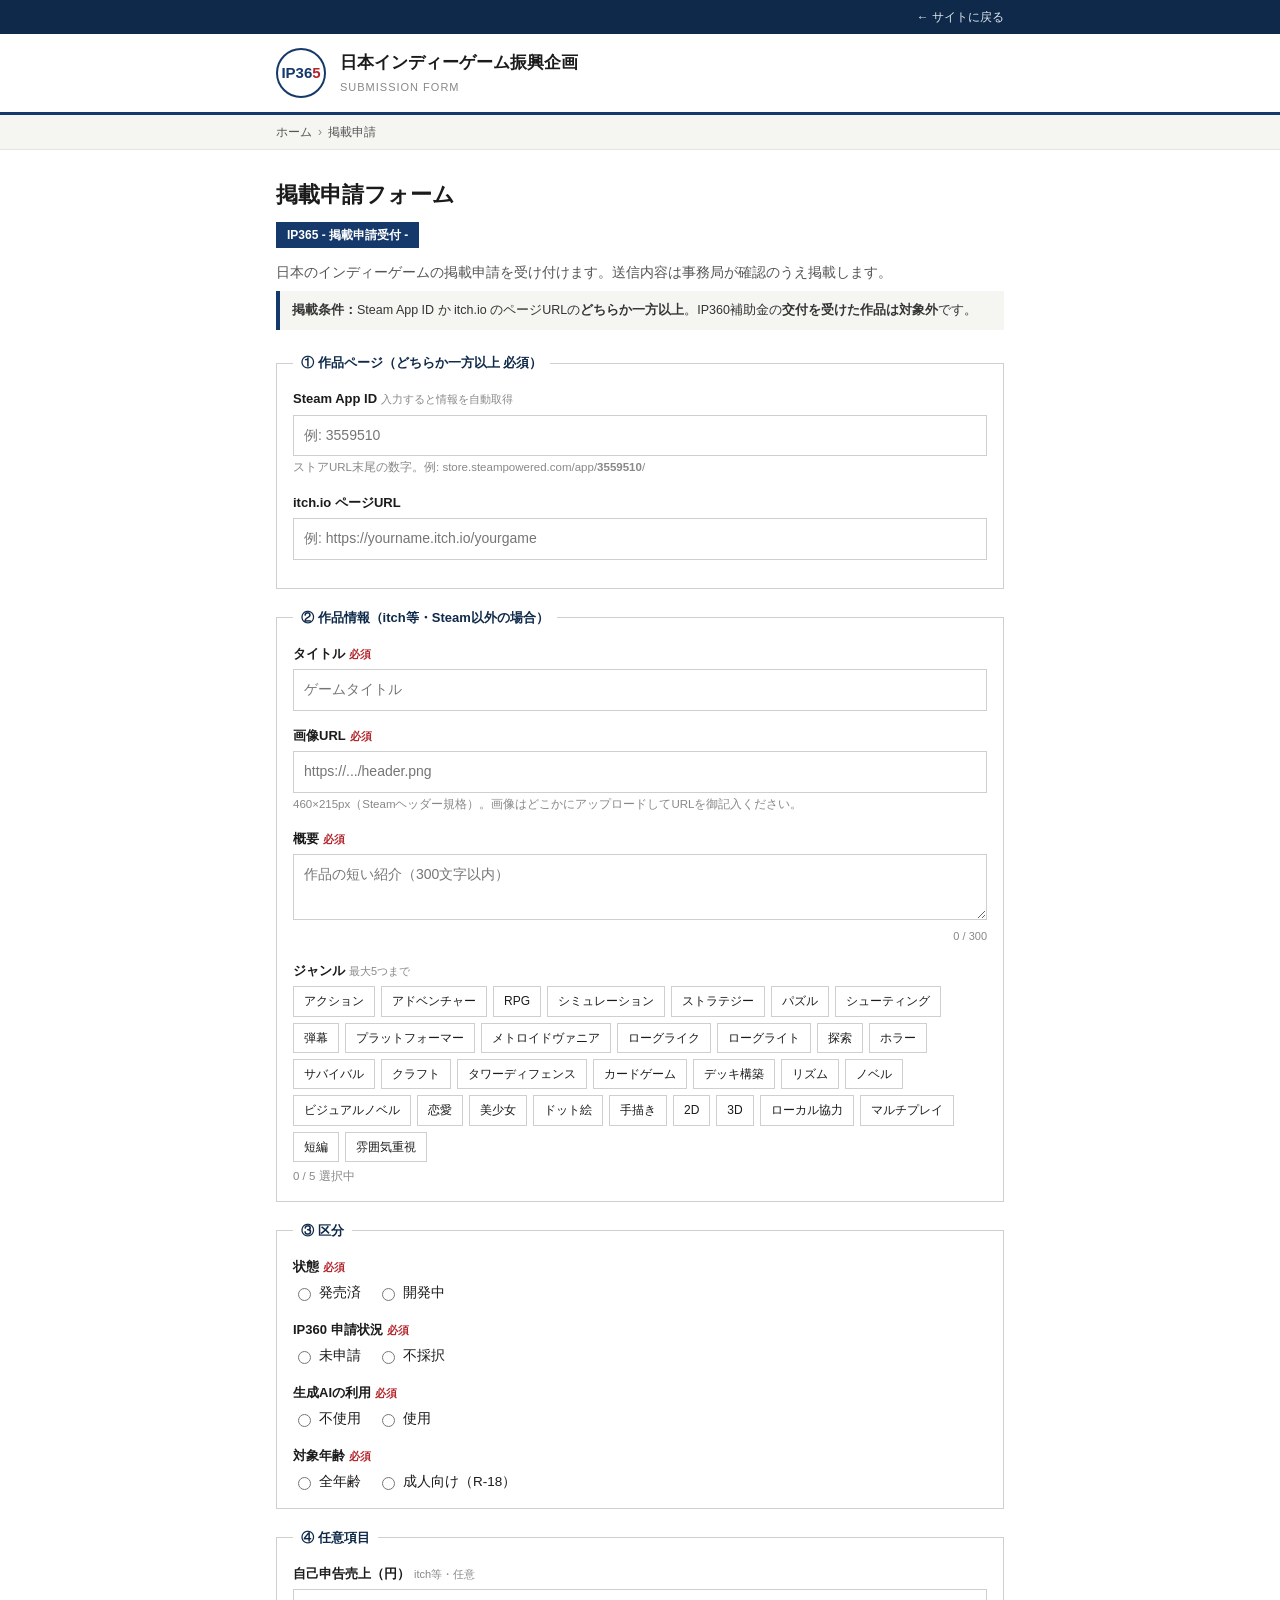
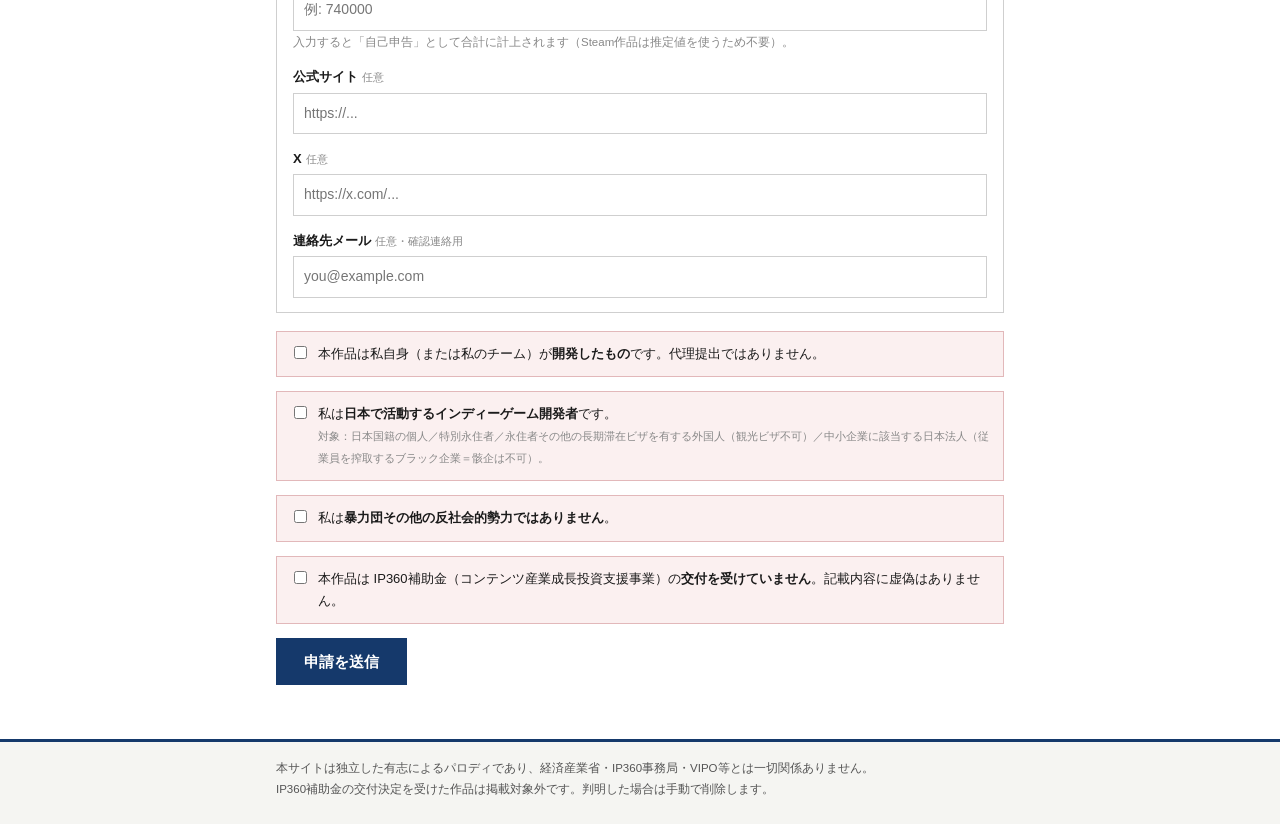
<file: submit.html>
<!DOCTYPE html>
<html lang="ja">
<head>
<meta charset="UTF-8">
<meta name="viewport" content="width=device-width, initial-scale=1.0">
<title>掲載申請フォーム｜日本インディーゲーム振興企画</title>
<style>
  :root{--navy:#15396b;--navy-d:#0e2949;--ink:#1b1b1b;--sub:#555;--muted:#888;
    --line:#cfcfcf;--line-s:#e4e4e2;--page:#fff;--panel:#f5f5f2;--panel-2:#eef1f5;
    --stamp:#b3242b;--ok:#1d7a5a;--err:#b3242b;}
  *{box-sizing:border-box}
  body{margin:0;color:var(--ink);background:var(--page);
    font-family:"Hiragino Kaku Gothic ProN","Hiragino Sans","Yu Gothic Medium","Yu Gothic","Meiryo","MS PGothic",sans-serif;
    font-size:15px;line-height:1.7}
  a{color:var(--navy)} .wrap{max-width:760px;margin:0 auto;padding:0 16px}
  :focus-visible{outline:2px solid var(--navy);outline-offset:2px}

  .util{background:var(--navy-d);color:#dfe6f0;font-size:12px}
  .util .wrap{display:flex;justify-content:flex-end;align-items:center;height:34px}
  .util a{color:#dfe6f0;text-decoration:none}
  .mast{border-bottom:3px solid var(--navy)}
  .mast .wrap{display:flex;align-items:center;gap:14px;padding:14px 16px}
  .emblem{width:50px;height:50px;border:2px solid var(--navy);border-radius:50%;display:flex;align-items:center;justify-content:center;flex-shrink:0}
  .emblem span{font-size:15px;font-weight:700;color:var(--navy)} .emblem .hi5{color:var(--stamp)}
  .org .ja{font-size:17px;font-weight:700} .org .en{font-size:11px;color:var(--muted);letter-spacing:1px}
  .crumb{background:var(--panel);border-bottom:1px solid var(--line-s);font-size:12px;color:var(--sub)}
  .crumb .wrap{padding:7px 16px;display:flex;gap:6px} .crumb a{color:var(--sub);text-decoration:none} .crumb .sep{color:var(--muted)}

  main{padding:26px 0 30px}
  h1{font-size:22px;font-weight:700;margin:0 0 4px}
  .pubinfo{display:inline-block;background:var(--navy);color:#fff;font-size:12px;font-weight:700;padding:3px 11px;margin:4px 0 14px}
  .lead{font-size:13.5px;color:var(--sub);margin:0 0 6px}
  .rule{font-size:12.5px;color:#333;background:var(--panel);border-left:4px solid var(--navy);padding:9px 12px;margin:0 0 22px}

  fieldset{border:1px solid var(--line);margin:0 0 18px;padding:14px 16px}
  legend{font-size:13px;font-weight:700;color:var(--navy-d);padding:0 8px}
  .field{margin:0 0 14px} .field:last-child{margin-bottom:0}
  label.lab{display:block;font-size:13px;font-weight:700;margin:0 0 4px}
  .req{color:var(--stamp);font-size:11px;margin-left:4px}
  .opt{color:var(--muted);font-size:11px;margin-left:4px;font-weight:400}
  .hint{font-size:11.5px;color:var(--muted);margin:2px 0 0}
  input[type=text],input[type=url],input[type=email],input[type=number],textarea{
    width:100%;font:inherit;font-size:14px;border:1px solid var(--line);padding:8px 10px;background:#fff}
  input:focus,textarea:focus{border-color:var(--navy);outline:none}
  textarea{resize:vertical;min-height:64px}
  input:disabled,textarea:disabled{background:var(--panel);color:var(--muted)}
  .radios{display:flex;gap:16px;flex-wrap:wrap}
  .radios label{font-size:13.5px;display:flex;align-items:center;gap:5px;cursor:pointer}
  .counter{font-size:11px;color:var(--muted);text-align:right}
  .counter.over{color:var(--err);font-weight:700}

  .gtags{display:flex;flex-wrap:wrap;gap:6px}
  .gtags label{font-size:12px;border:1px solid var(--line);padding:4px 10px;cursor:pointer;background:#fff;user-select:none}
  .gtags input{display:none}
  .gtags label.on{background:var(--navy);color:#fff;border-color:var(--navy)}
  .gtags label.dis{opacity:.4;cursor:not-allowed}
  .gcount{font-size:11.5px;color:var(--muted);margin-top:5px}

  .steam-auto{font-size:12px;color:var(--ok);background:#eef8f3;border:1px solid #bfe0d2;padding:7px 10px;margin:0 0 14px;display:none}
  .steam-auto.show{display:block}
  .manual{}.manual.hide{display:none}
  .stmt-wrap{display:none}.stmt-wrap.show{display:block}

  .pledge{display:flex;gap:8px;align-items:flex-start;font-size:13px;background:#fbf0f0;border:1px solid #e2b8ba;padding:11px 13px}
  .pledge input{margin-top:3px}
  .err-msg{color:var(--err);font-size:12.5px;margin:6px 0 0;display:none}
  .err-msg.show{display:block}

  .actions{display:flex;gap:12px;align-items:center;margin-top:6px}
  button.submit{font:inherit;font-size:15px;font-weight:700;background:var(--navy);color:#fff;border:none;padding:11px 28px;cursor:pointer}
  button.submit:hover{background:var(--navy-d)} button.submit:disabled{background:var(--muted);cursor:wait}
  .status{font-size:13px}
  .status.ok{color:var(--ok);font-weight:700} .status.ng{color:var(--err);font-weight:700}

  .done{display:none;border:1px solid var(--ok);background:#eef8f3;padding:18px 20px;text-align:center}
  .done.show{display:block} .done h2{font-size:18px;margin:0 0 6px;color:var(--ok)}

  footer{border-top:3px solid var(--navy);margin-top:24px;background:var(--panel)}
  footer .wrap{padding:16px 16px 24px;font-size:11.5px;color:var(--sub);line-height:1.8}
  @media(prefers-reduced-motion:reduce){*{transition:none!important}}
</style>
</head>
<body>

<div class="util"><div class="wrap"><a href="index.html">← サイトに戻る</a></div></div>
<header class="mast"><div class="wrap">
  <div class="emblem" aria-hidden="true"><span>IP36<span class="hi5">5</span></span></div>
  <div class="org"><div class="ja">日本インディーゲーム振興企画</div><div class="en">SUBMISSION FORM</div></div>
</div></header>
<nav class="crumb"><div class="wrap"><a href="index.html">ホーム</a><span class="sep">›</span><span>掲載申請</span></div></nav>

<main><div class="wrap">
  <h1>掲載申請フォーム</h1>
  <div class="pubinfo">IP365 ‑ 掲載申請受付 ‑</div>
  <p class="lead">日本のインディーゲームの掲載申請を受け付けます。送信内容は事務局が確認のうえ掲載します。</p>
  <p class="rule"><strong>掲載条件：</strong>Steam App ID か itch.io のページURLの<strong>どちらか一方以上</strong>。IP360補助金の<strong>交付を受けた作品は対象外</strong>です。</p>

  <form id="form" novalidate>
    <fieldset>
      <legend>① 作品ページ（どちらか一方以上 必須）</legend>
      <div class="field">
        <label class="lab" for="app_id">Steam App ID<span class="opt">入力すると情報を自動取得</span></label>
        <input type="text" id="app_id" inputmode="numeric" placeholder="例: 3559510">
        <p class="hint">ストアURL末尾の数字。例: store.steampowered.com/app/<strong>3559510</strong>/</p>
      </div>
      <div class="field">
        <label class="lab" for="itch_url">itch.io ページURL</label>
        <input type="url" id="itch_url" placeholder="例: https://yourname.itch.io/yourgame">
      </div>
      <p class="err-msg" id="err-page">Steam App ID か itch.io URL の少なくとも一方を入力してください。</p>
    </fieldset>

    <div class="steam-auto" id="steam-auto">Steam作品として、タイトル・画像・概要・ジャンルは App ID から自動取得されます（下の②は記入不要）。</div>

    <fieldset class="manual" id="manual">
      <legend>② 作品情報（itch等・Steam以外の場合）</legend>
      <div class="field">
        <label class="lab" for="title">タイトル<span class="req">必須</span></label>
        <input type="text" id="title" placeholder="ゲームタイトル">
      </div>
      <div class="field">
        <label class="lab" for="image">画像URL<span class="req">必須</span></label>
        <input type="url" id="image" placeholder="https://.../header.png">
        <p class="hint">460×215px（Steamヘッダー規格）。画像はどこかにアップロードしてURLを御記入ください。</p>
      </div>
      <div class="field">
        <label class="lab" for="description">概要<span class="req">必須</span></label>
        <textarea id="description" maxlength="300" placeholder="作品の短い紹介（300文字以内）"></textarea>
        <div class="counter" id="desc-count">0 / 300</div>
      </div>
      <div class="field">
        <label class="lab">ジャンル<span class="opt">最大5つまで</span></label>
        <div class="gtags" id="gtags"></div>
        <div class="gcount" id="gcount">0 / 5 選択中</div>
      </div>
    </fieldset>

    <fieldset>
      <legend>③ 区分</legend>
      <div class="field">
        <label class="lab">状態<span class="req">必須</span></label>
        <div class="radios">
          <label><input type="radio" name="status" value="released"> 発売済</label>
          <label><input type="radio" name="status" value="in_development"> 開発中</label>
        </div>
      </div>
      <div class="field">
        <label class="lab">IP360 申請状況<span class="req">必須</span></label>
        <div class="radios">
          <label><input type="radio" name="ip360" value="none"> 未申請</label>
          <label><input type="radio" name="ip360" value="rejected"> 不採択</label>
        </div>
      </div>
      <div class="field stmt-wrap" id="stmt-wrap">
        <label class="lab" for="statement">落選感言<span class="opt">不採択の方のみ・任意</span></label>
        <textarea id="statement" maxlength="200" placeholder="落選を糧に。一言どうぞ（200文字以内）"></textarea>
      </div>
      <div class="field">
        <label class="lab">生成AIの利用<span class="req">必須</span></label>
        <div class="radios">
          <label><input type="radio" name="ai" value="no"> 不使用</label>
          <label><input type="radio" name="ai" value="yes"> 使用</label>
        </div>
      </div>
      <div class="field">
        <label class="lab">対象年齢<span class="req">必須</span></label>
        <div class="radios">
          <label><input type="radio" name="adult" value="no"> 全年齢</label>
          <label><input type="radio" name="adult" value="yes"> 成人向け（R-18）</label>
        </div>
      </div>
    </fieldset>

    <fieldset>
      <legend>④ 任意項目</legend>
      <div class="field">
        <label class="lab" for="self_jpy">自己申告売上（円）<span class="opt">itch等・任意</span></label>
        <input type="number" id="self_jpy" min="0" step="1" placeholder="例: 740000">
        <p class="hint">入力すると「自己申告」として合計に計上されます（Steam作品は推定値を使うため不要）。</p>
      </div>
      <div class="field">
        <label class="lab" for="link_web">公式サイト<span class="opt">任意</span></label>
        <input type="url" id="link_web" placeholder="https://...">
      </div>
      <div class="field">
        <label class="lab" for="link_x">X<span class="opt">任意</span></label>
        <input type="url" id="link_x" placeholder="https://x.com/...">
      </div>
      <div class="field">
        <label class="lab" for="contact">連絡先メール<span class="opt">任意・確認連絡用</span></label>
        <input type="email" id="contact" placeholder="you@example.com">
      </div>
    </fieldset>

    <div class="field">
      <label class="pledge"><input type="checkbox" id="chk-dev">
        <span>本作品は私自身（または私のチーム）が<strong>開発したもの</strong>です。代理提出ではありません。</span>
      </label>
      <p class="err-msg" id="err-dev">本人による申請のみ受け付けます。</p>
    </div>
    <div class="field">
      <label class="pledge"><input type="checkbox" id="chk-resident">
        <span>私は<strong>日本で活動するインディーゲーム開発者</strong>です。<br>
        <small style="color:var(--muted);font-weight:400">対象：日本国籍の個人／特別永住者／永住者その他の長期滞在ビザを有する外国人（観光ビザ不可）／中小企業に該当する日本法人（従業員を搾取するブラック企業＝骸企は不可）。</small></span>
      </label>
      <p class="err-msg" id="err-resident">該当する方のみ申請いただけます。</p>
    </div>
    <div class="field">
      <label class="pledge"><input type="checkbox" id="chk-antisocial">
        <span>私は<strong>暴力団その他の反社会的勢力ではありません</strong>。</span>
      </label>
      <p class="err-msg" id="err-antisocial">同意が必要です。</p>
    </div>
    <div class="field">
      <label class="pledge"><input type="checkbox" id="pledge">
        <span>本作品は IP360補助金（コンテンツ産業成長投資支援事業）の<strong>交付を受けていません</strong>。記載内容に虚偽はありません。</span>
      </label>
      <p class="err-msg" id="err-pledge">掲載には誓約への同意が必要です。</p>
    </div>

    <div class="actions">
      <button type="submit" class="submit" id="submit">申請を送信</button>
      <span class="status" id="status"></span>
    </div>
  </form>

  <div class="done" id="done">
    <h2>申請を受け付けました</h2>
    <p style="margin:0 0 4px">事務局が確認のうえ掲載します。ありがとうございました。</p>
    <p style="margin:0"><a href="index.html">← サイトに戻る</a></p>
  </div>
</div></main>

<footer><div class="wrap">
  本サイトは独立した有志によるパロディであり、経済産業省・IP360事務局・VIPO等とは一切関係ありません。<br>
  IP360補助金の交付決定を受けた作品は掲載対象外です。判明した場合は手動で削除します。
</div></footer>

<script>
(function(){
  "use strict";
  // ▼▼▼ ここに Web3Forms の access key を入れてください（https://web3forms.com で無料取得） ▼▼▼
  var ACCESS_KEY = "YOUR-WEB3FORMS-ACCESS-KEY";
  // ▲▲▲ FormSubmit/Formspreeに変える場合は下の submit() のURLとフィールド名を差し替え ▲▲▲

  var GENRES=["アクション","アドベンチャー","RPG","シミュレーション","ストラテジー","パズル","シューティング","弾幕","プラットフォーマー","メトロイドヴァニア","ローグライク","ローグライト","探索","ホラー","サバイバル","クラフト","タワーディフェンス","カードゲーム","デッキ構築","リズム","ノベル","ビジュアルノベル","恋愛","美少女","ドット絵","手描き","2D","3D","ローカル協力","マルチプレイ","短編","雰囲気重視"];
  var MAXG=5;
  var $=function(id){return document.getElementById(id);};
  var val=function(id){return ($(id).value||"").trim();};
  var radio=function(n){var e=document.querySelector('input[name="'+n+'"]:checked');return e?e.value:"";};

  // genre chips
  var box=$("gtags");
  GENRES.forEach(function(g){
    var lab=document.createElement("label");
    lab.innerHTML='<input type="checkbox" value="'+g+'"> '+g;
    box.appendChild(lab);
  });
  function selectedGenres(){return [].slice.call(box.querySelectorAll("input:checked")).map(function(i){return i.value;});}
  function syncGenres(){
    var n=selectedGenres().length;
    $("gcount").textContent=n+" / "+MAXG+" 選択中";
    box.querySelectorAll("label").forEach(function(l){
      var inp=l.querySelector("input");
      l.classList.toggle("on",inp.checked);
      l.classList.toggle("dis",!inp.checked && n>=MAXG);
      inp.disabled=!inp.checked && n>=MAXG;
    });
  }
  box.addEventListener("change",syncGenres);

  // description counter
  $("description").addEventListener("input",function(){
    var n=this.value.length;$("desc-count").textContent=n+" / 300";
    $("desc-count").classList.toggle("over",n>300);
  });

  // app_id toggles manual section
  function syncMode(){
    var hasApp=val("app_id")!=="";
    $("manual").classList.toggle("hide",hasApp);
    $("steam-auto").classList.toggle("show",hasApp);
  }
  $("app_id").addEventListener("input",syncMode);

  // ip360 toggles statement
  document.querySelectorAll('input[name="ip360"]').forEach(function(r){
    r.addEventListener("change",function(){
      $("stmt-wrap").classList.toggle("show",radio("ip360")==="rejected");
    });
  });

  function showErr(id,on){$(id).classList.toggle("show",on);}
  function q(s){return '"'+String(s).replace(/\\/g,"\\\\").replace(/"/g,'\\"').replace(/[\r\n]+/g," ").trim()+'"';}

  function buildYaml(d){
    var L=["  - "];
    var lines=[];
    if(d.app_id) lines.push("app_id: "+d.app_id);
    if(d.itch_url) lines.push("itch_url: "+q(d.itch_url));
    if(!d.app_id){
      lines.push("title: "+q(d.title));
      lines.push("image: "+q(d.image));
      lines.push("description: "+q(d.description));
    }
    lines.push("status: "+d.status);
    lines.push("ip360: "+d.ip360);
    if(d.ip360==="rejected"&&d.statement) lines.push("statement: "+q(d.statement));
    if(!d.app_id&&d.genre.length) lines.push("genre: ["+d.genre.map(q).join(", ")+"]");
    lines.push("ai_used: "+(d.ai==="yes"?"yes":"no"));
    if(d.adult==="yes") lines.push("adult: yes");
    if(d.self_jpy) lines.push("self_reported_jpy: "+d.self_jpy);
    var lk=[];
    if(d.link_web) lk.push("website: "+q(d.link_web));
    if(d.link_x) lk.push("x: "+q(d.link_x));
    if(lk.length) lines.push("links: { "+lk.join(", ")+" }");
    return "  - "+lines.join("\n    ");
  }

  $("form").addEventListener("submit",function(ev){
    ev.preventDefault();
    var d={
      app_id:val("app_id"), itch_url:val("itch_url"),
      title:val("title"), image:val("image"), description:val("description"),
      genre:selectedGenres(), status:radio("status"), ip360:radio("ip360"),
      statement:val("statement"), ai:radio("ai"), adult:radio("adult"), self_jpy:val("self_jpy"),
      link_web:val("link_web"), link_x:val("link_x"), contact:val("contact"),
      pledge:$("pledge").checked, dev:$("chk-dev").checked, resident:$("chk-resident").checked, antisocial:$("chk-antisocial").checked
    };
    // validation
    var ok=true, first=null;
    var needPage = !d.app_id && !d.itch_url; showErr("err-page",needPage); if(needPage){ok=false;first=first||$("app_id");}
    if(!d.app_id){
      if(!d.title||!d.image||!d.description){ok=false;first=first||$("title");}
    }
    if(d.description.length>300){ok=false;first=first||$("description");}
    if(d.genre.length>MAXG){ok=false;}
    if(!d.status){ok=false;first=first||document.querySelector('input[name=status]');}
    if(!d.ip360){ok=false;first=first||document.querySelector('input[name=ip360]');}
    if(!d.ai){ok=false;first=first||document.querySelector('input[name=ai]');}
    if(!d.adult){ok=false;first=first||document.querySelector('input[name=adult]');}
    showErr("err-dev",!d.dev); if(!d.dev){ok=false;first=first||$("chk-dev");}
    showErr("err-resident",!d.resident); if(!d.resident){ok=false;first=first||$("chk-resident");}
    showErr("err-antisocial",!d.antisocial); if(!d.antisocial){ok=false;first=first||$("chk-antisocial");}
    showErr("err-pledge",!d.pledge); if(!d.pledge){ok=false;first=first||$("pledge");}
    var st=$("status");
    if(!ok){
      st.textContent="未入力・不備の項目があります。";st.className="status ng";
      if(first&&first.focus)first.focus();
      return;
    }

    var yaml=buildYaml(d);
    var payload={
      access_key:ACCESS_KEY,
      subject:"【IP365 掲載申請】"+(d.app_id?("App "+d.app_id):(d.title||d.itch_url)),
      from_name:"IP365 掲載申請フォーム",
      // 人間が読む用
      作品:(d.title||("App "+d.app_id)||d.itch_url),
      app_id:d.app_id, itch_url:d.itch_url, status:d.status, ip360:d.ip360,
      ai_used:d.ai, adult:d.adult, self_reported_jpy:d.self_jpy, genre:d.genre.join(" / "),
      statement:d.statement, links:[d.link_web,d.link_x].filter(Boolean).join(" "),
      連絡先:d.contact,
      // そのまま games.yaml に貼れるブロック
      yaml_block:yaml,
      botcheck:""
    };

    $("submit").disabled=true; st.textContent="送信中…";st.className="status";
    if(ACCESS_KEY==="YOUR-WEB3FORMS-ACCESS-KEY"){
      // キー未設定: ローカル確認用にYAMLを表示
      $("submit").disabled=false;
      st.textContent="";
      alert("【ACCESS_KEY 未設定】\n\nWeb3Forms の access key を submit.html に設定すると、この内容がメール送信されます。\n\n--- 生成された games.yaml ブロック ---\n\n"+yaml);
      return;
    }
    fetch("https://api.web3forms.com/submit",{
      method:"POST",
      headers:{"Content-Type":"application/json",Accept:"application/json"},
      body:JSON.stringify(payload)
    }).then(function(r){return r.json();}).then(function(res){
      if(res.success){ $("form").style.display="none"; $("done").classList.add("show"); window.scrollTo(0,0); }
      else { throw new Error(res.message||"送信に失敗しました"); }
    }).catch(function(e){
      $("submit").disabled=false;
      st.textContent="送信に失敗しました。時間をおいて再度お試しください。";st.className="status ng";
    });
  });
})();
</script>
</body>
</html>
</file>
